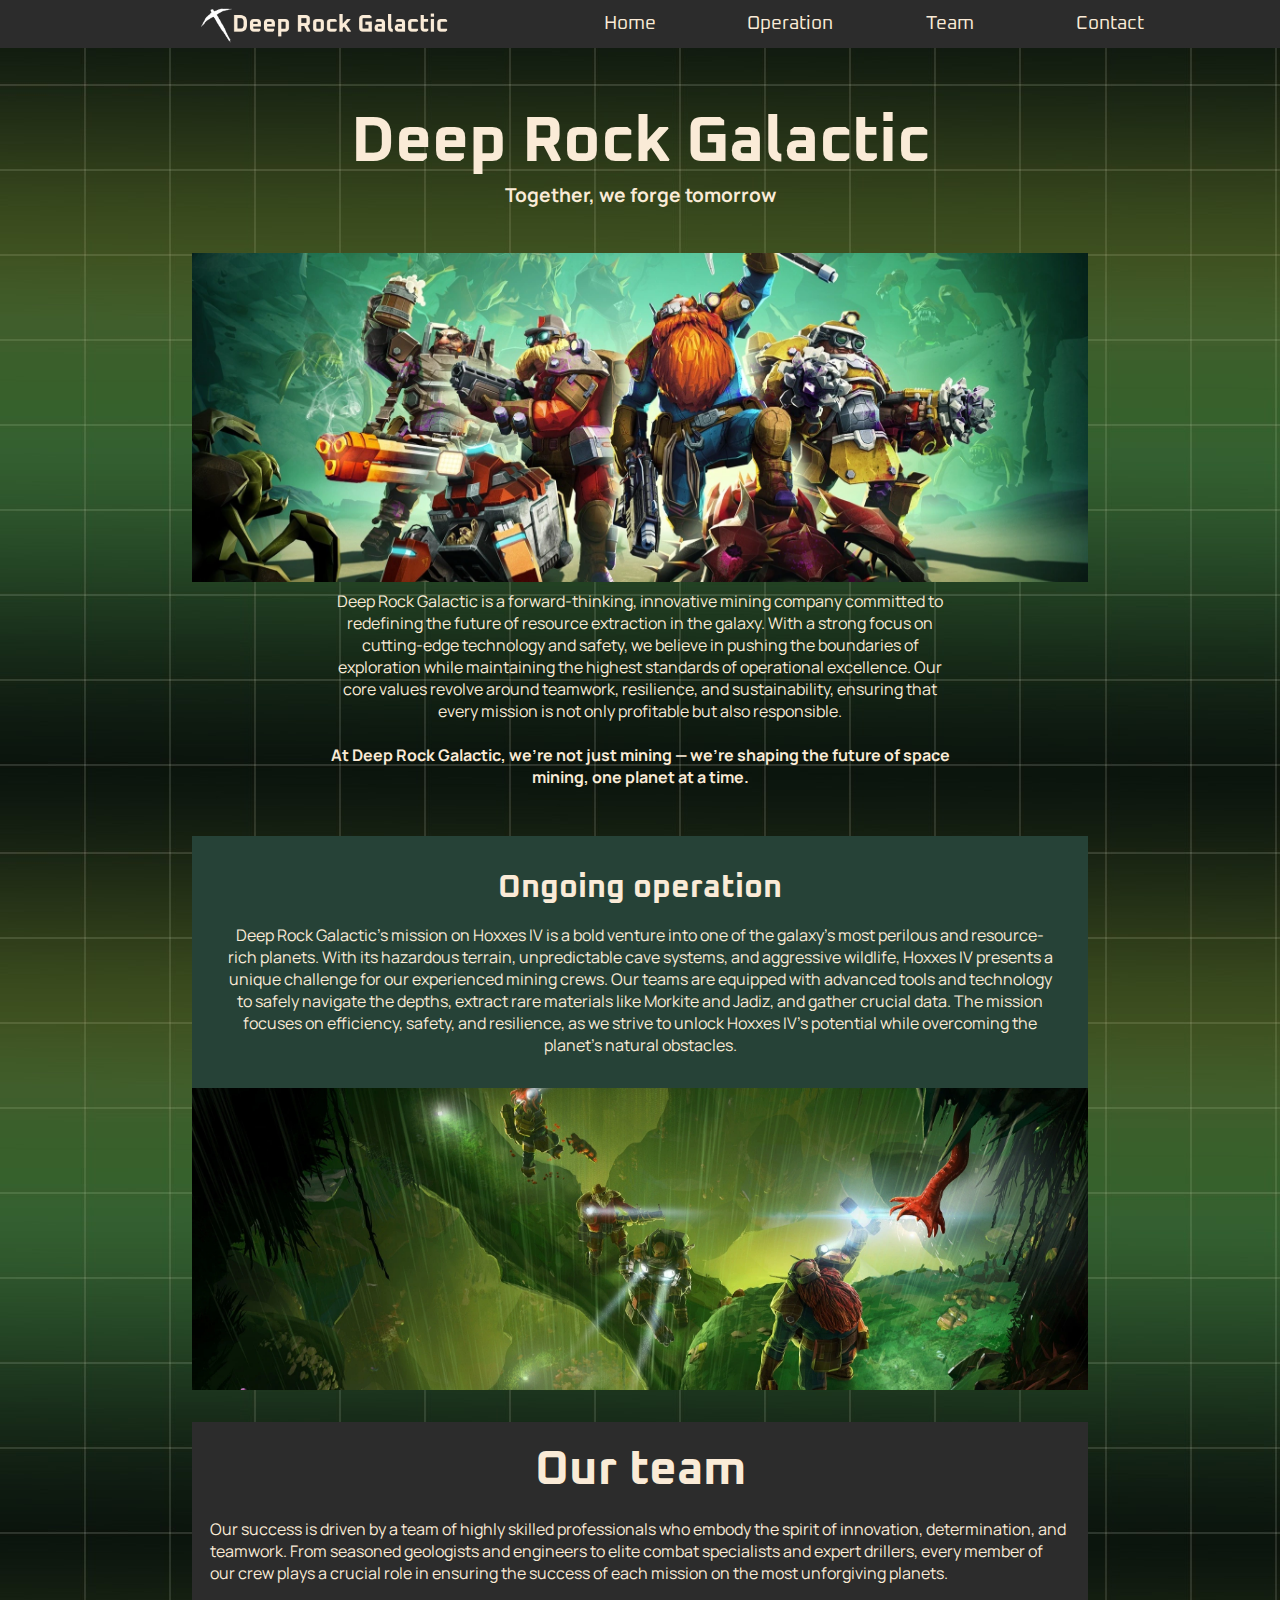
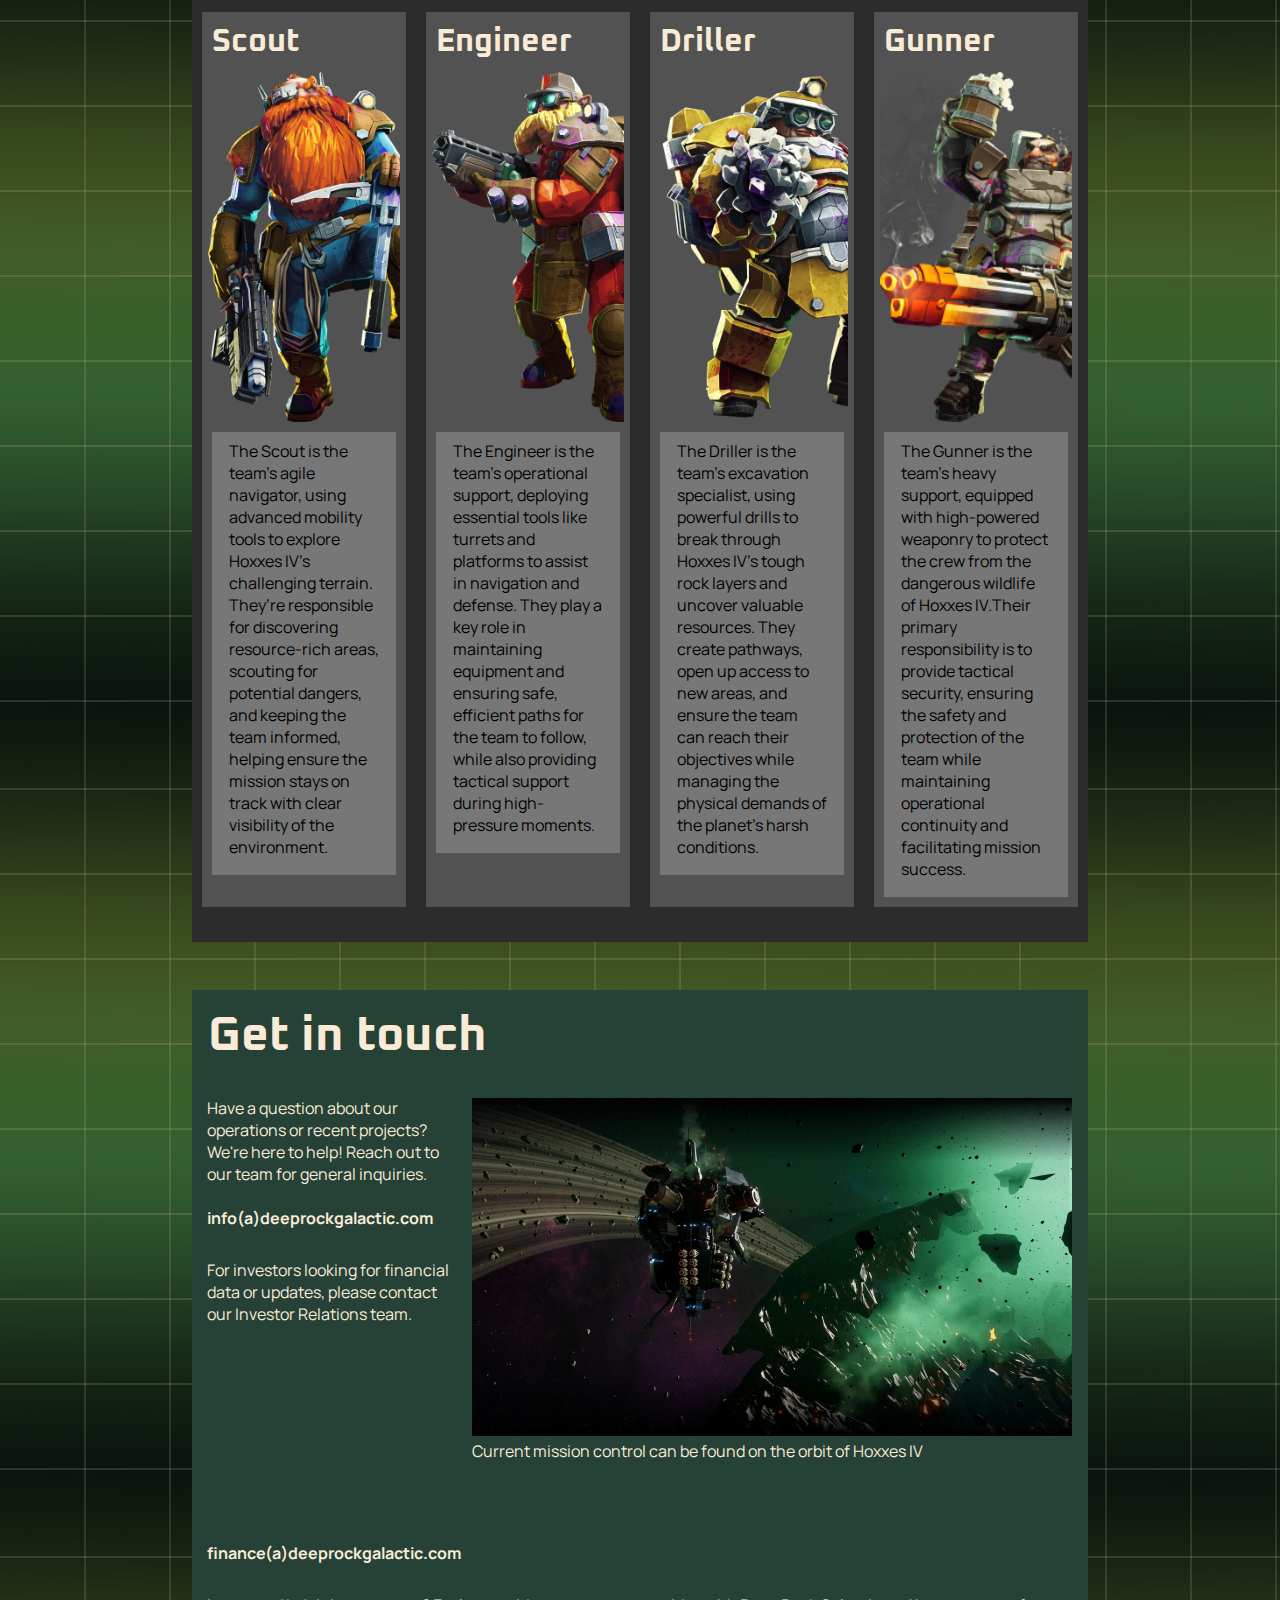
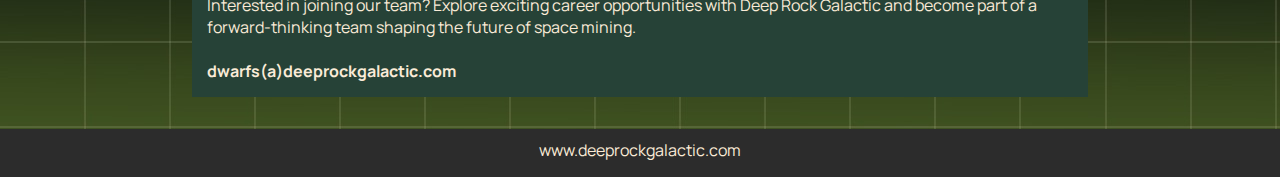
<file: page.html>
<!DOCTYPE html>
<html lang="en">
  <head>
    <link rel="stylesheet" href="css/style.css" >
    <meta charset="UTF-8" >
    <meta name="viewport" content="width=device-width, initial-scale=1.0" >
    <link rel="preconnect" href="https://fonts.googleapis.com" >
    <link rel="preconnect" href="https://fonts.gstatic.com" crossorigin >
    <link
      href="https://fonts.googleapis.com/css2?family=Manrope:wght@200..800&family=Oxanium:wght@200..800&display=swap"
      rel="stylesheet"
    >
    <title>Document</title>
  </head>
  <body>
    <div class="topmenu_container">
    <div class="container">
    <header>
    <h1><a href="https://www.deeprockgalactic.com" target="_blank" ><img src="images/logo02.png" alt="picaxe logo"></a></h1>
    <!--nav bar-->
    <nav>
      <ul>
        
        <li><a href="#deeprock">Home</a></li>
        <li><a href="#operation">Operation</a></li>
        <li><a href="#team">Team</a></li>
        <li><a href="#contact">Contact</a></li>
      </ul>
    </nav>
  </header>
  </div>
</div>
<section class="main">
    <!--top img-->
    <div class="title">
      <h2 id="deeprock">Deep Rock Galactic</h2>
      <h2 id="together">Together, we forge tomorrow</h2>
    </div>

    <img
      class="titlepic"
      src="images/cover05.webp"
      alt="Dwarfs of Deep Rock Galactic posing together"
    >
    <!--content-->
    <div class="about">
      <p class="p1">
        Deep Rock Galactic is a forward-thinking, innovative mining company
        committed to redefining the future of resource extraction in the galaxy.
        With a strong focus on cutting-edge technology and safety, we believe in
        pushing the boundaries of exploration while maintaining the highest
        standards of operational excellence. Our core values revolve around
        teamwork, resilience, and sustainability, ensuring that every mission is
        not only profitable but also responsible.
        <br ><br ><strong
          >At Deep Rock Galactic, we’re not just mining — we’re shaping the
          future of space mining, one planet at a time.</strong
        >
      </p>
    </div>
  <div class="operation">
    <h2 id="operation">Ongoing operation</h2>

      <p class="p1">
        Deep Rock Galactic's mission on Hoxxes IV is a bold venture into one of
        the galaxy's most perilous and resource-rich planets. With its hazardous
        terrain, unpredictable cave systems, and aggressive wildlife, Hoxxes IV
        presents a unique challenge for our experienced mining crews. Our teams
        are equipped with advanced tools and technology to safely navigate the
        depths, extract rare materials like Morkite and Jadiz, and gather
        crucial data. The mission focuses on efficiency, safety, and resilience,
        as we strive to unlock Hoxxes IV's potential while overcoming the
        planet’s natural obstacles.
      </p>
    </div>

    <img
      class="teampic"
      src="images/team02.webp"
      alt="The team of dwarfs crossing a rock bridge in a dungeon"
    >
  </section>
    <div class="our_team">
      <h2 id="team">Our team</h2>
      <p class="p2">
        Our success is driven by a team of highly skilled professionals who
        embody the spirit of innovation, determination, and teamwork. From
        seasoned geologists and engineers to elite combat specialists and expert
        drillers, every member of our crew plays a crucial role in ensuring the
        success of each mission on the most unforgiving planets.
      </p>
      <section class="team_container">
        <article class="team_member">
          <h3 class="team">Scout</h3>
          <div class="image dwarf01"></div>
          <p class="introduction">
            The Scout is the team’s agile navigator, using advanced mobility
            tools to explore Hoxxes IV’s challenging terrain. They’re
            responsible for discovering resource-rich areas, scouting for
            potential dangers, and keeping the team informed, helping ensure the
            mission stays on track with clear visibility of the environment.
          </p>
        </article>
        <article class="team_member">
          <h3 class="team">Engineer</h3>
          <div class="image dwarf02"></div>
          <p class="introduction">
            The Engineer is the team’s operational support, deploying essential
            tools like turrets and platforms to assist in navigation and
            defense. They play a key role in maintaining equipment and ensuring
            safe, efficient paths for the team to follow, while also providing
            tactical support during high-pressure moments.
          </p>
        </article>

        <article class="team_member">
          <h3 class="team">Driller</h3>
          <div class="image dwarf03"></div>
          <p class="introduction">
            The Driller is the team’s excavation specialist, using powerful
            drills to break through Hoxxes IV’s tough rock layers and uncover
            valuable resources. They create pathways, open up access to new
            areas, and ensure the team can reach their objectives while managing
            the physical demands of the planet’s harsh conditions.
          </p>
        </article>
        <article class="team_member">
          <h3 class="team">Gunner</h3>
          <div class="image dwarf04"></div>
          <p class="introduction">
            The Gunner is the team’s heavy support, equipped with high-powered
            weaponry to protect the crew from the dangerous wildlife of Hoxxes
            IV.Their primary responsibility is to provide tactical security,
            ensuring the safety and protection of the team while maintaining
            operational continuity and facilitating mission success.
          </p>
        </article>
      </section>
    </div>
    <div class="contact_container">
    <section class="contact">
        <h2 id="contact">Get in touch</h2>
      <article class="concact">
        <figure class="contact">
          <img
                  src="images/cover02.webp"
                  alt="Deep Rock Galactic mission controll on the orbit of Hoxxes IV"
                  class="responsive"
          >

          <figcaption>
            Current mission control can be found on the orbit of Hoxxes IV
          </figcaption>
        </figure>
        <p class="contact01">
          Have a question about our operations or recent projects? We're here to
          help! Reach out to our team for general inquiries.<br > <br><strong>
          info(a)deeprockgalactic.com </strong>
        </p>

        <p class="contact01">
          For investors looking for financial data or updates, please contact
          our Investor Relations team.<br ><br><strong>finance(a)deeprockgalactic.com</strong>
        </p>
        <p class="contact01">
          Interested in joining our team? Explore exciting career opportunities
          with Deep Rock Galactic and become part of a forward-thinking team
          shaping the future of space mining.<br ><br><strong>dwarfs(a)deeprockgalactic.com</strong>
        </p>

      </article>
    </section>
    </div>
  <footer>
    <a href="https://www.deeprockgalactic.com" target="blank">www.deeprockgalactic.com </a>
  </footer>
  </body>
</html>
</file>
<file: css/style.css>
*{
  padding: 0;
  margin:0;
  box-sizing: border-box;
}
html{
  scroll-behavior: smooth;
}
body {
  background-image: url(../images/background02.JPG);
  background-color: #264237;
  background-repeat: repeat;
}
.topmenu_container{
  position: sticky;
  top: 0;
  display: flex;
  background-color: #2c2c2c;
  height: 3rem;
  width: 100%;
  overflow:hidden;
  
}

header{
  display: flex;
  
  
}
.container{
  width: 70%;
  margin: auto;
}
h1{
  height:3rem;
  justify-content: space-between;
  width: 40%;
  overflow: hidden;

}
h1 img{
  padding:5px;
  height:3rem;
  justify-content: space-between;
}

nav{
  width: 60%;

}
ul {
  
  display:flex;
  list-style-type: none;
  justify-content:space-between;
  background-color: #2c2c2c;
  width:100%;
}


li a {
  font-family: "Oxanium", sans-serif;
  background-color: #2c2c2c;
  color: antiquewhite;
  width: 10rem;
  display:block;
  text-align: center;
  line-height: 3rem;
  font-size: 1.2rem;
  text-decoration: none;
}


li a:hover:not(.active) {
  background-color: #55665f;
}

.active {
  background-color: #264237;
}

.main{
  width: 70%;
  margin:auto;
}




.title {
  width: 100%;
  margin: auto;
  display: block;
  padding-top: 4%;
  padding-bottom: 5%;
}
#deeprock {
  background-color: rgba(255, 228, 196, 0);
  text-align: center;
  font-family: "Oxanium", sans-serif;
  font-size: 5vw;
  margin-top: 2%;
  color: antiquewhite;
  margin-left: auto;
  margin-right: auto;
  }
#together {
text-align: center;
font-family: "Manrope", sans-serif;
font-size: 1.5vw;
margin-top: 0;
  color: antiquewhite;

}

img.titlepic {
  display: block;
  margin-left: auto;
  margin-right: auto; 
  width:100%;
  
}

.about{
  width: 70%;
  margin:auto;
  margin-top: 1%;
  background-color: rgba(255, 0, 0, 0);
  text-align: center;
  color: antiquewhite;

}

.operation{
  width: 100%;
  background-color: #264237FF;
  text-align: center;
  padding: 2rem;
  margin-top: 3rem;
}

#operation {
  color: antiquewhite;
  text-align: center;
  font-family: "Oxanium", sans-serif;
  font-size:2rem;
  margin-top: 0;
  margin-bottom: 1rem;
  width:100%;
}
.p1{
  font-family: "Manrope", sans-serif;
  color: antiquewhite;
  text-justify: inter-word;
}
img.teampic {
  display: block;
  margin-left: auto;
  margin-right: auto;
  width: 100%;

}

.our_team{
width:70%;
display: flex;
flex-wrap: wrap;
background-color: #2c2c2c;
margin-top: 2rem;
  margin-left:auto;
  margin-right:auto;
padding-bottom: 2%;
box-sizing: border-box;

}
#team{
  font-family: "Oxanium", sans-serif;
  color: antiquewhite;
  margin:auto;
  font-size: 3rem;
  padding-top: 2%;
}

h3.team {
  font-family: "Oxanium", sans-serif;
  color: antiquewhite;
  width: 100%;
  padding: 10px;
  font-size: 2rem;
}
  .p2{
    color: #faebd7;
    font-family: "Manrope", sans-serif;
      width:100%;
      padding:2%
  }
  
  
.introduction{
  font-family: "Manrope", sans-serif;
  margin: 5%;
  padding: 8%;
  padding-top: 4%;
  background-color: rgb(119, 119, 119);
}

section.team_container{
  display:flex;
  justify-content: center;
  flex-wrap: wrap;
  width:100%
}

article.team_member{
  background-color: #525252;
  flex: 1 1 22%;
  min-width: 200px; 
  margin:10px;
}

.image{
  height: 350px;
  margin-bottom: 5%;
  margin-left: 3%;
  margin-right: 3%;
  background-size: cover;
}

.dwarf01{
  background-image: url("../images/scout01.webp");
}

.dwarf02{
  background-image: url("../images/engineer01.webp");
}
.dwarf03{
  background-image: url("../images/driller01.webp");
}
.dwarf04{
  background-image: url("../images/gunner01.webp");
}

.contact_container{
  display: flex;
  margin-top: 3rem;
  width: 70%;
  margin-left: auto;
  margin-right: auto;
}

section.contact{
  width: 100%;
  background-color: #264237;
  margin:auto;
  margin-bottom: 2rem;

}


#contact{
  font-family: "Oxanium", sans-serif;
  color: antiquewhite;
  margin:1rem;
  font-size: 3rem;
}

p.contact01{
  font-family: "Manrope", sans-serif;
  padding:15px;
  color: antiquewhite;
}

figure.contact{
  float:right;
  margin:1rem;
  margin-bottom: 3rem;

}
.responsive{
  height:auto;
  width:100%;
}
figcaption{
  margin-bottom: 2rem;
  font-family: "Manrope", sans-serif;
  color: antiquewhite;
}
footer {
  background-color: #2c2c2c;
  padding: 10px;
  text-align: center;
  color: white;
  height:3rem;
}
footer a {
  font-family: Manrope, sans-serif;
  text-decoration: none;
  color:antiquewhite;
  font-size: 1rem;
}
</file>
